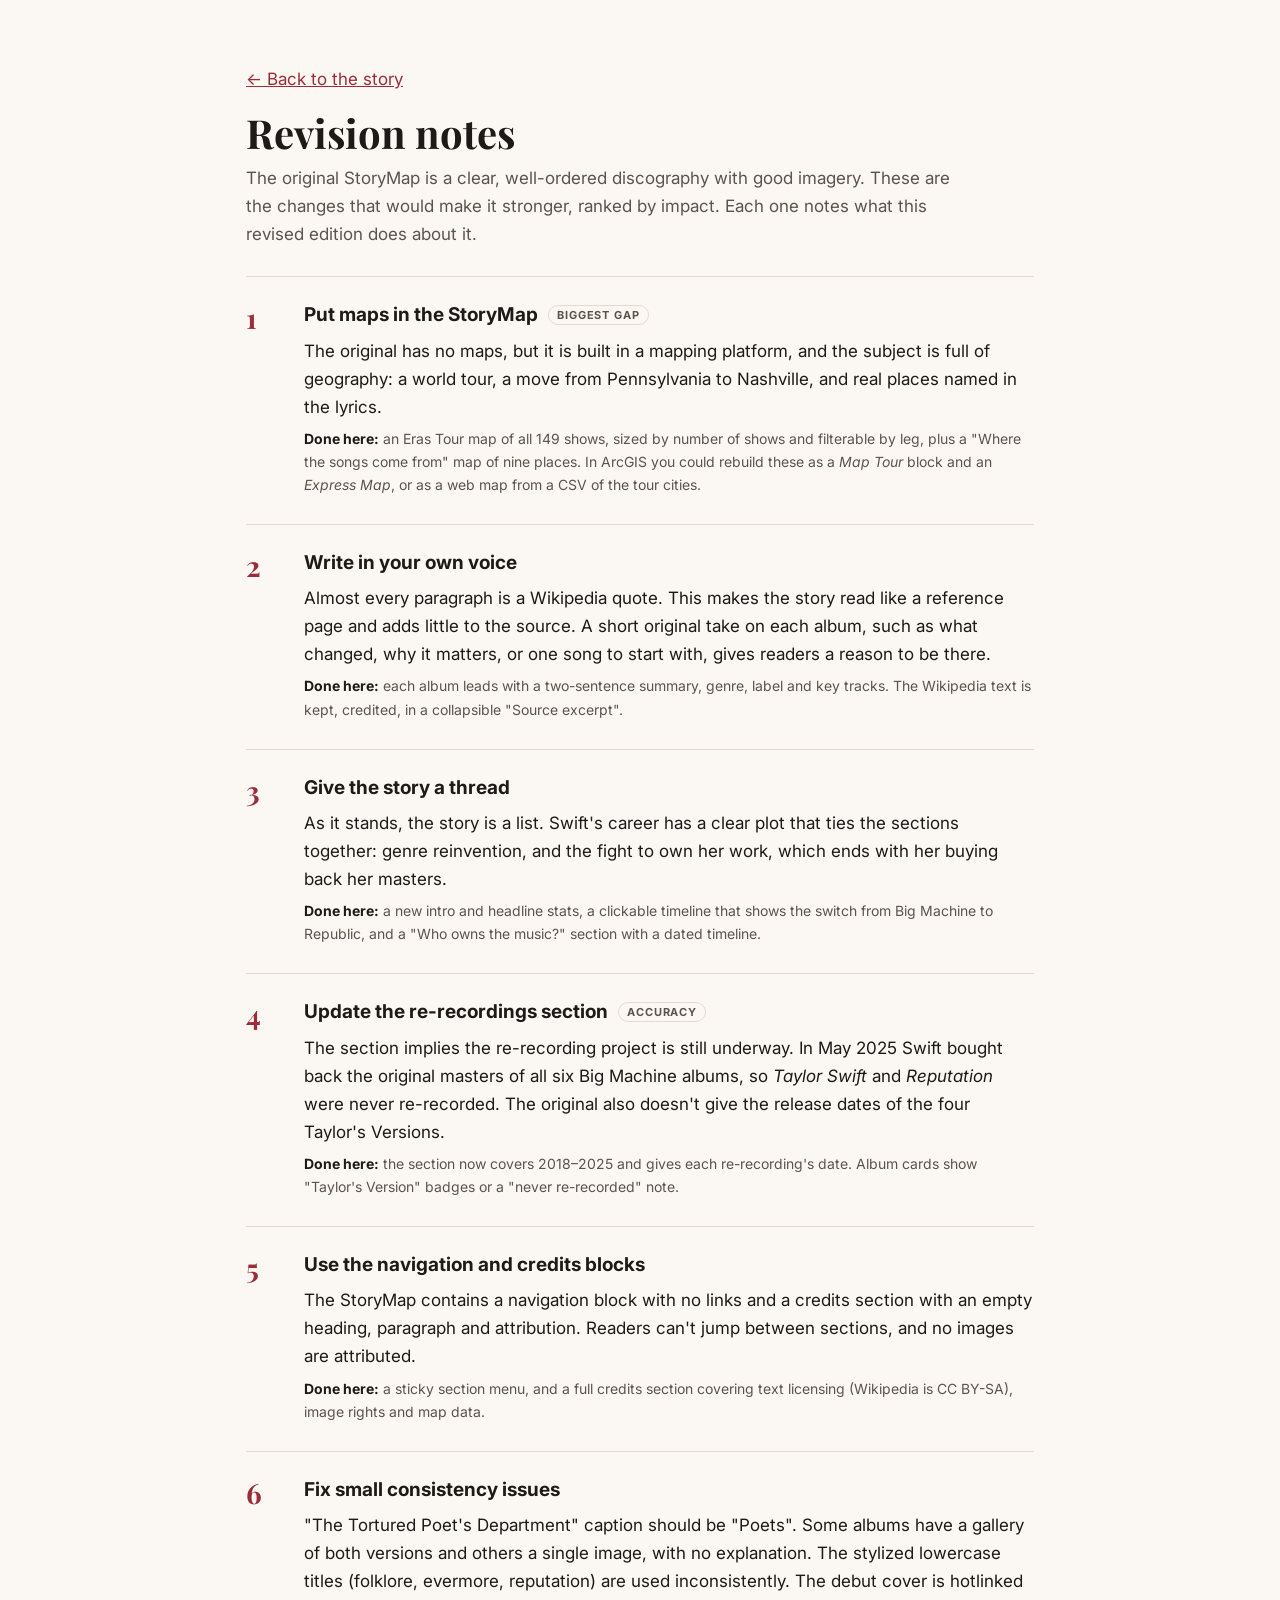
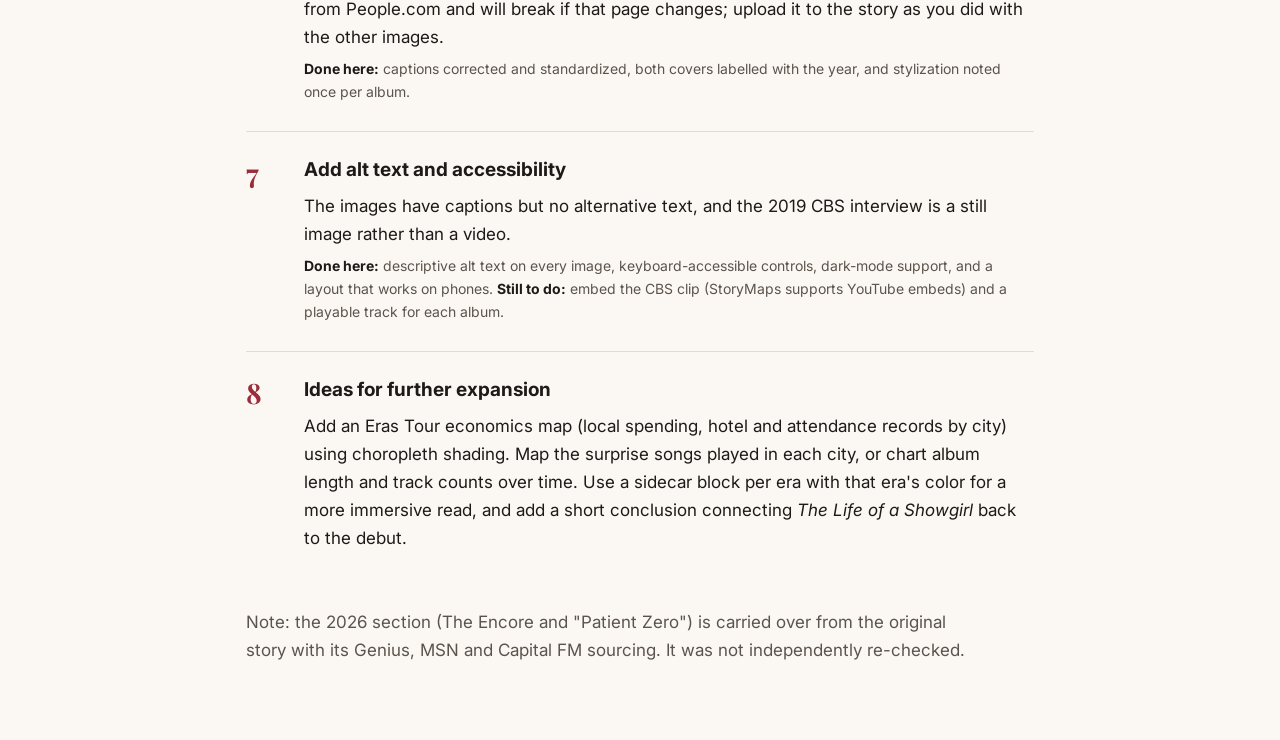
<file: recommendations.html>
<!doctype html>
<html lang="en">
<head>
<meta charset="utf-8">
<meta name="viewport" content="width=device-width, initial-scale=1">
<title>Revision Notes</title>
<meta name="description" content="Recommendations for improving the Taylor Swift Albums StoryMap, and what this revision changed.">
<link href="https://fonts.googleapis.com/css2?family=Playfair+Display:wght@700&family=Inter:wght@400;500;600&display=swap" rel="stylesheet">
<link rel="stylesheet" href="styles.css">
<style>
  .rec { display: grid; grid-template-columns: 44px 1fr; gap: 14px; padding: 22px 0; border-top: 1px solid var(--line); }
  .rec .i { font: 700 28px var(--serif); color: var(--accent); }
  .rec h3 { margin: 0 0 6px; font-size: 19px; }
  .rec p { margin: 0 0 6px; }
  .rec .done { font-size: 14px; color: var(--ink2); }
  .rec .done b { color: var(--ink); }
  .tag { font-size: 11px; text-transform: uppercase; letter-spacing: .08em; padding: 2px 8px; border-radius: 99px; border: 1px solid var(--line); margin-left: 6px; vertical-align: 2px; color: var(--ink2); }
</style>
</head>
<body>
<main class="wrap" style="max-width:820px;padding-top:48px;padding-bottom:48px">
  <p><a href="index.html">← Back to the story</a></p>
  <h1 class="section-h">Revision notes</h1>
  <p class="section-sub">The original StoryMap is a clear, well-ordered discography with good imagery. These are the changes that would make it stronger, ranked by impact. Each one notes what this revised edition does about it.</p>

  <div class="rec"><span class="i">1</span><div>
    <h3>Put maps in the StoryMap <span class="tag">biggest gap</span></h3>
    <p>The original has no maps, but it is built in a mapping platform, and the subject is full of geography: a world tour, a move from Pennsylvania to Nashville, and real places named in the lyrics.</p>
    <p class="done"><b>Done here:</b> an Eras Tour map of all 149 shows, sized by number of shows and filterable by leg, plus a "Where the songs come from" map of nine places. In ArcGIS you could rebuild these as a <em>Map Tour</em> block and an <em>Express Map</em>, or as a web map from a CSV of the tour cities.</p>
  </div></div>

  <div class="rec"><span class="i">2</span><div>
    <h3>Write in your own voice</h3>
    <p>Almost every paragraph is a Wikipedia quote. This makes the story read like a reference page and adds little to the source. A short original take on each album, such as what changed, why it matters, or one song to start with, gives readers a reason to be there.</p>
    <p class="done"><b>Done here:</b> each album leads with a two-sentence summary, genre, label and key tracks. The Wikipedia text is kept, credited, in a collapsible "Source excerpt".</p>
  </div></div>

  <div class="rec"><span class="i">3</span><div>
    <h3>Give the story a thread</h3>
    <p>As it stands, the story is a list. Swift's career has a clear plot that ties the sections together: genre reinvention, and the fight to own her work, which ends with her buying back her masters.</p>
    <p class="done"><b>Done here:</b> a new intro and headline stats, a clickable timeline that shows the switch from Big Machine to Republic, and a "Who owns the music?" section with a dated timeline.</p>
  </div></div>

  <div class="rec"><span class="i">4</span><div>
    <h3>Update the re-recordings section <span class="tag">accuracy</span></h3>
    <p>The section implies the re-recording project is still underway. In May 2025 Swift bought back the original masters of all six Big Machine albums, so <em>Taylor Swift</em> and <em>Reputation</em> were never re-recorded. The original also doesn't give the release dates of the four Taylor's Versions.</p>
    <p class="done"><b>Done here:</b> the section now covers 2018–2025 and gives each re-recording's date. Album cards show "Taylor's Version" badges or a "never re-recorded" note.</p>
  </div></div>

  <div class="rec"><span class="i">5</span><div>
    <h3>Use the navigation and credits blocks</h3>
    <p>The StoryMap contains a navigation block with no links and a credits section with an empty heading, paragraph and attribution. Readers can't jump between sections, and no images are attributed.</p>
    <p class="done"><b>Done here:</b> a sticky section menu, and a full credits section covering text licensing (Wikipedia is CC BY-SA), image rights and map data.</p>
  </div></div>

  <div class="rec"><span class="i">6</span><div>
    <h3>Fix small consistency issues</h3>
    <p>"The Tortured Poet's Department" caption should be "Poets". Some albums have a gallery of both versions and others a single image, with no explanation. The stylized lowercase titles (folklore, evermore, reputation) are used inconsistently. The debut cover is hotlinked from People.com and will break if that page changes; upload it to the story as you did with the other images.</p>
    <p class="done"><b>Done here:</b> captions corrected and standardized, both covers labelled with the year, and stylization noted once per album.</p>
  </div></div>

  <div class="rec"><span class="i">7</span><div>
    <h3>Add alt text and accessibility</h3>
    <p>The images have captions but no alternative text, and the 2019 CBS interview is a still image rather than a video.</p>
    <p class="done"><b>Done here:</b> descriptive alt text on every image, keyboard-accessible controls, dark-mode support, and a layout that works on phones. <b>Still to do:</b> embed the CBS clip (StoryMaps supports YouTube embeds) and a playable track for each album.</p>
  </div></div>

  <div class="rec"><span class="i">8</span><div>
    <h3>Ideas for further expansion</h3>
    <p>Add an Eras Tour economics map (local spending, hotel and attendance records by city) using choropleth shading. Map the surprise songs played in each city, or chart album length and track counts over time. Use a sidecar block per era with that era's color for a more immersive read, and add a short conclusion connecting <em>The Life of a Showgirl</em> back to the debut.</p>
  </div></div>

  <p class="section-sub" style="margin-top:28px">Note: the 2026 section (The Encore and "Patient Zero") is carried over from the original story with its Genius, MSN and Capital FM sourcing. It was not independently re-checked.</p>
</main>
</body>
</html>
</file>
<file: styles.css>
:root {
  --bg: #fbf8f4; --bg2: #f2ede6; --card: #ffffff; --ink: #1d1a17; --ink2: #5b544c; --line: #e2dbd1;
  --accent: #9b2c3a; --gold: #8a6a12; --serif: "Playfair Display", Georgia, serif; --sans: "Inter", system-ui, sans-serif;
}
@media (prefers-color-scheme: dark) {
  :root:not([data-theme="light"]) {
    --bg: #141210; --bg2: #1d1a17; --card: #221f1b; --ink: #f1ece5; --ink2: #b5ada2; --line: #37322c; --accent: #e07a88; --gold: #e2bd55;
  }
}
:root[data-theme="dark"] { --bg: #141210; --bg2: #1d1a17; --card: #221f1b; --ink: #f1ece5; --ink2: #b5ada2; --line: #37322c; --accent: #e07a88; --gold: #e2bd55; }

* { box-sizing: border-box; }
html { scroll-behavior: smooth; scroll-padding-top: 56px; }
body { margin: 0; background: var(--bg); color: var(--ink); font: 17px/1.65 var(--sans); -webkit-font-smoothing: antialiased; overflow-x: hidden; }
a { color: var(--accent); }
img { max-width: 100%; display: block; }
.wrap { max-width: 1080px; margin: 0 auto; padding: 0 16px; }
section { padding: 56px 0; }
.band { background: var(--bg2); border-top: 1px solid var(--line); border-bottom: 1px solid var(--line); }
.section-h { font: 700 clamp(28px, 4vw, 40px)/1.15 var(--serif); margin: 0 0 8px; }
.section-sub { color: var(--ink2); max-width: 720px; margin: 0 0 28px; }

/* Hero */
.hero { position: relative; min-height: min(78vh, 760px); display: flex; align-items: flex-end; color: #fff; overflow: hidden; }
.hero-img { position: absolute; inset: 0; width: 100%; height: 100%; object-fit: cover; object-position: 57% 10%; }
.hero::after { content: ""; position: absolute; inset: 0; background: linear-gradient(180deg, rgba(0,0,0,.05) 30%, rgba(0,0,0,.78)); }
.hero-text { position: relative; z-index: 1; max-width: 1080px; margin: 0 auto; padding: 0 16px 56px; width: 100%; }
.kicker { text-transform: uppercase; letter-spacing: .18em; font-size: 13px; margin: 0 0 8px; opacity: .9; }
.hero h1 { font: 700 clamp(44px, 9vw, 96px)/1 var(--serif); margin: 0 0 16px; }
.dek { font-size: clamp(18px, 2.4vw, 22px); max-width: 640px; margin: 0 0 16px; }
.byline { font-size: 14px; opacity: .85; margin: 0; }

/* Nav */
.eranav { position: sticky; top: 0; z-index: 1000; background: color-mix(in srgb, var(--bg) 92%, transparent); backdrop-filter: blur(8px); border-bottom: 1px solid var(--line); }
.eranav-inner { max-width: 1080px; margin: 0 auto; padding: 0 8px; display: flex; gap: 4px; overflow-x: auto; scrollbar-width: none; }
.eranav a { color: var(--ink); text-decoration: none; font-size: 14px; font-weight: 500; padding: 14px 10px; white-space: nowrap; }
.eranav a:hover { color: var(--accent); }

/* Intro */
.lede { font: 500 clamp(19px, 2.3vw, 23px)/1.55 var(--serif); max-width: 760px; margin: 0 0 36px; }
.stats { display: grid; grid-template-columns: repeat(4, 1fr); gap: 16px; }
.stat, .tour-facts > div { background: var(--card); border: 1px solid var(--line); border-radius: 10px; padding: 18px; }
.num { display: block; font: 700 38px/1 var(--serif); color: var(--accent); margin-bottom: 6px; }
.lbl { font-size: 14px; color: var(--ink2); }

/* Timeline */
.timeline { padding: 70px 8px 70px; }
.tl-track { position: relative; height: 4px; background: var(--line); border-radius: 2px; margin: 0 40px; }
.tl-label { position: absolute; top: 14px; font-size: 11px; text-transform: uppercase; letter-spacing: .1em; color: var(--ink2); text-align: center; border-top: 3px solid; padding-top: 4px; }
.tl-label.bm { border-color: #b8901c; } .tl-label.rep { border-color: #3a4f8f; top: 14px; }
.tl-dot { position: absolute; top: 50%; width: 16px; height: 16px; margin: -8px 0 0 -8px; border-radius: 50%; background: var(--c); border: 2px solid var(--bg); box-shadow: 0 0 0 1px var(--c); text-decoration: none; transition: transform .15s; }
.tl-dot:hover, .tl-dot:focus-visible { transform: scale(1.35); }
.tl-dot span { position: absolute; left: 50%; transform: translateX(-50%); white-space: nowrap; font-size: 12px; color: var(--ink); font-style: italic; line-height: 1.2; text-align: center; }
.tl-dot span b { display: block; font-style: normal; font-weight: 600; color: var(--ink2); font-size: 11px; }
.tl-dot.up span { bottom: 22px; } .tl-dot.down span { top: 46px; }
.tl-ring { position: absolute; top: 50%; width: 12px; height: 12px; margin: -6px 0 0 -6px; border-radius: 50%; border: 2px solid var(--c); background: var(--bg); }
.tl-year { position: absolute; top: -26px; transform: translateX(-50%); font-size: 11px; color: var(--ink2); opacity: .6; }
.tl-dot.up ~ .tl-year { }

/* Albums */
.album { display: grid; grid-template-columns: 320px 1fr; gap: 36px; padding: 40px 0; border-top: 1px solid var(--line); scroll-margin-top: 60px; }
.album:first-child { border-top: 0; }
.album-covers { display: grid; gap: 10px; align-content: start; }
.album-covers.n2 { grid-template-columns: 1fr 1fr; }
.album-covers figure { margin: 0; }
.album-covers img { width: 100%; height: auto; aspect-ratio: 1; object-fit: cover; border-radius: 6px; box-shadow: 0 8px 24px rgba(0,0,0,.18); }
.album-covers figcaption { font-size: 12px; color: var(--ink2); margin-top: 6px; }
.album-num { margin: 0; font-size: 13px; text-transform: uppercase; letter-spacing: .1em; color: var(--c); font-weight: 600; filter: brightness(.85); }
.album h3 { font: 700 clamp(30px, 4vw, 42px)/1.1 var(--serif); margin: 6px 0 14px; border-left: 6px solid var(--c); padding-left: 14px; }
.styled { font: 400 15px var(--sans); color: var(--ink2); }
.badges { display: flex; flex-wrap: wrap; gap: 6px; margin-bottom: 14px; }
.badge { font-size: 12.5px; padding: 3px 10px; border-radius: 99px; border: 1px solid var(--line); background: var(--card); }
.badge.gold { border-color: var(--gold); color: var(--gold); font-weight: 600; }
.badge.tv { border-color: var(--c); }
.brief { font-size: 18px; margin: 0 0 12px; }
.note { font-size: 15px; color: var(--ink2); border-left: 3px solid var(--line); padding-left: 12px; }
.tracks { font-size: 15px; } .tracks span { font-weight: 600; margin-right: 6px; }
details.source { margin-top: 12px; font-size: 15px; color: var(--ink2); }
details.source summary { cursor: pointer; font-weight: 500; color: var(--ink); width: fit-content; }
details.source p { border-left: 3px solid var(--line); padding-left: 12px; font-style: italic; }

/* Maps */
.map { height: 460px; border-radius: 10px; border: 1px solid var(--line); z-index: 0; }
.map.tall { height: 520px; }
.pin span { display: grid; place-items: center; width: 28px; height: 28px; border-radius: 50%; background: var(--c); color: #fff; font: 600 13px var(--sans); border: 2px solid #fff; box-shadow: 0 2px 6px rgba(0,0,0,.35); }
.leaflet-popup-content { font: 14px/1.5 var(--sans); } .leaflet-popup-content p { margin: 6px 0 0; }
.place-list { list-style: none; padding: 0; margin: 20px 0 0; display: grid; grid-template-columns: repeat(3, 1fr); gap: 8px; }
.place-list button { width: 100%; display: flex; gap: 10px; align-items: center; text-align: left; background: var(--card); color: var(--ink); border: 1px solid var(--line); border-radius: 8px; padding: 10px; cursor: pointer; font: inherit; font-size: 14px; }
.place-list button:hover { border-color: var(--c); }
.place-list .n { flex: none; width: 24px; height: 24px; border-radius: 50%; background: var(--c); color: #fff; display: grid; place-items: center; font-size: 12px; font-weight: 600; }
.place-list small { display: block; color: var(--ink2); font-style: italic; }
.leg-buttons { display: flex; flex-wrap: wrap; gap: 8px; margin-bottom: 14px; }
.leg-buttons button { font: 500 14px var(--sans); padding: 7px 14px; border-radius: 99px; border: 1px solid var(--line); background: var(--card); color: var(--ink); cursor: pointer; display: inline-flex; align-items: center; gap: 6px; }
.leg-buttons button i { width: 10px; height: 10px; border-radius: 50%; background: var(--c); }
.leg-buttons button small { color: var(--ink2); }
.leg-buttons button.on { border-color: var(--ink); box-shadow: inset 0 0 0 1px var(--ink); }
.tour-facts { display: grid; grid-template-columns: repeat(4, 1fr); gap: 16px; margin: 20px 0 8px; }

/* Masters */
.two-col { display: grid; grid-template-columns: 1.5fr 1fr; gap: 48px; align-items: start; }
.vtimeline { list-style: none; margin: 0; padding: 0 0 0 20px; border-left: 2px solid var(--line); }
.vtimeline li { position: relative; padding: 0 0 18px 8px; font-size: 15px; }
.vtimeline li::before { content: ""; position: absolute; left: -27px; top: 6px; width: 12px; height: 12px; border-radius: 50%; background: var(--bg); border: 2px solid var(--ink2); }
.vtimeline li.tv::before { border-color: var(--accent); }
.vtimeline li.win::before { background: var(--gold); border-color: var(--gold); }
.vtimeline .d { display: block; font-weight: 600; font-size: 13px; color: var(--ink2); }
figure.video { margin: 24px 0 0; } figure.video img { border-radius: 8px; }
figcaption { font-size: 14px; color: var(--ink2); margin-top: 8px; }

/* Films */
.films { display: grid; grid-template-columns: repeat(3, 1fr); gap: 24px; }
.films figure { margin: 0; } .films img { border-radius: 8px; aspect-ratio: 4 / 5; object-fit: cover; width: 100%; box-shadow: 0 8px 24px rgba(0,0,0,.18); }
.films figcaption strong { display: block; color: var(--ink); font-size: 16px; } .films figcaption span { font-size: 13px; }

/* Encore */
blockquote { margin: 24px 0; padding: 4px 0 4px 20px; border-left: 4px solid var(--accent); font: italic 500 20px/1.5 var(--serif); }
blockquote cite { display: block; font: normal 14px var(--sans); color: var(--ink2); margin-top: 8px; }
.aside { font-size: 15px; background: var(--bg2); border-radius: 8px; padding: 12px 14px; }
.src { color: var(--ink2); }
.cover-lg { margin: 0; } .cover-lg img { border-radius: 8px; box-shadow: 0 8px 24px rgba(0,0,0,.18); }

/* Credits */
.credits h3 { font: 600 18px var(--sans); margin: 0 0 8px; }
.credits ul { padding-left: 18px; font-size: 15px; color: var(--ink2); }
.credits li { margin-bottom: 8px; }
.foot { padding: 28px 16px 40px; font-size: 13px; color: var(--ink2); }

@media (max-width: 860px) {
  .stats, .tour-facts { grid-template-columns: 1fr 1fr; }
  .album { grid-template-columns: 1fr; gap: 20px; }
  .album-covers { max-width: 420px; }
  .two-col { grid-template-columns: 1fr; gap: 28px; }
  .place-list { grid-template-columns: 1fr 1fr; }
  .films { grid-template-columns: 1fr 1fr; }
  .map, .map.tall { height: 380px; }
  .tl-dot span { font-size: 10px; } .tl-dot span b { font-size: 9px; }
  .tl-track { margin: 0 24px; }
}
@media (max-width: 520px) {
  body { font-size: 16px; }
  .place-list, .films { grid-template-columns: 1fr; }
  .timeline { overflow-x: auto; padding: 70px 0; }
  .tl-track { width: 720px; }
}

/* Evolution */
:root { --lv1: #f0cfd4; --lv2: #d7808d; --lv3: #9b2c3a; }
@media (prefers-color-scheme: dark) { :root:not([data-theme="light"]) { --lv1: #61323b; --lv2: #a4505e; --lv3: #e07a88; } }
:root[data-theme="dark"] { --lv1: #61323b; --lv2: #a4505e; --lv3: #e07a88; }
.sr { position: absolute; width: 1px; height: 1px; overflow: hidden; clip: rect(0 0 0 0); white-space: nowrap; }
.sub-h { font: 700 24px/1.2 var(--serif); margin: 44px 0 4px; }
.chart-note { color: var(--ink2); font-size: 15px; margin: 0 0 10px; }
.chart-take { max-width: 760px; font-size: 16px; margin: 16px 0 0; }
.legend { display: flex; flex-wrap: wrap; gap: 16px; font-size: 13px; color: var(--ink2); margin-bottom: 12px; }
.legend span { display: inline-flex; align-items: center; gap: 6px; }
.legend .lv { width: 18px; height: 14px; }
.grid-scroll { overflow-x: auto; -webkit-overflow-scrolling: touch; }
.heat { border-collapse: separate; border-spacing: 2px; width: 100%; min-width: 820px; table-layout: fixed; }
.heat th[scope="row"] { text-align: left; font: 500 14px var(--sans); padding-right: 10px; width: 170px; position: sticky; left: 0; background: var(--bg2); z-index: 1; }
.heat thead th.corner { width: 180px; }
.heat thead th { font-weight: 400; vertical-align: bottom; padding-bottom: 6px; }
.heat thead a { display: block; color: var(--ink); text-decoration: none; font-size: 11.5px; line-height: 1.2; font-style: italic; }
.heat thead a i { display: block; height: 4px; border-radius: 2px; background: var(--c); margin-bottom: 5px; }
.heat thead a b { display: block; font-style: normal; color: var(--ink2); font-weight: 500; font-size: 11px; margin-top: 2px; }
.heat thead a:hover span { color: var(--accent); }
.heat td { height: 38px; padding: 0; text-align: center; cursor: default; border-radius: 4px; outline-offset: 1px; }
.heat td:focus-visible { outline: 2px solid var(--ink); }
.heat td.hot { box-shadow: inset 0 0 0 2px var(--ink); }
.lv { display: block; width: 100%; height: 100%; border-radius: 4px; }
.lv0 { background: transparent; box-shadow: inset 0 0 0 1px var(--line); }
.lv1 { background: var(--lv1); } .lv2 { background: var(--lv2); } .lv3 { background: var(--lv3); }
.themes td { box-shadow: inset 0 0 0 1px var(--line); }
.dot { display: inline-block; width: 14px; height: 14px; border-radius: 50%; vertical-align: middle; }
.dot.d2 { background: var(--lv3); }
.dot.d1 { box-shadow: inset 0 0 0 2px var(--lv3); }
.tip { position: absolute; display: none; z-index: 2000; max-width: 280px; background: var(--ink); color: var(--bg); font-size: 13px; line-height: 1.4; padding: 7px 10px; border-radius: 6px; pointer-events: none; box-shadow: 0 4px 14px rgba(0,0,0,.25); }
.read-cards { display: grid; grid-template-columns: repeat(4, 1fr); gap: 12px; margin-top: 18px; }
.read-cards > div, .phase { background: var(--card); border: 1px solid var(--line); border-radius: 10px; padding: 16px; }
.read-cards strong { font-size: 14px; } .read-cards p { margin: 6px 0 0; font-size: 14.5px; color: var(--ink2); line-height: 1.55; }
.phases { display: grid; grid-template-columns: repeat(4, 1fr); gap: 12px; margin-top: 14px; }
.ph-years { margin: 0; font-size: 12px; font-weight: 600; letter-spacing: .08em; color: var(--accent); }
.phase h4 { font: 700 20px/1.2 var(--serif); margin: 4px 0 4px; }
.ph-albums { font-size: 13px; font-style: italic; color: var(--ink2); margin: 0 0 10px; }
.phase dl { margin: 0; font-size: 14.5px; line-height: 1.55; }
.phase dt { font-weight: 600; font-size: 12px; text-transform: uppercase; letter-spacing: .06em; color: var(--ink2); margin-top: 10px; }
.phase dd { margin: 2px 0 0; }
.pens { margin-top: 32px; }
.pens h4 { font: 700 20px var(--serif); margin: 0 0 6px; }
.pens ul { padding-left: 18px; font-size: 15.5px; } .pens li { margin-bottom: 8px; }
@media (max-width: 860px) {
  .read-cards, .phases { grid-template-columns: 1fr 1fr; }
  .heat th[scope="row"] { font-size: 13px; }
  .heat thead th.corner { width: 130px; }
}
@media (max-width: 520px) { .read-cards, .phases { grid-template-columns: 1fr; } }
</file>
